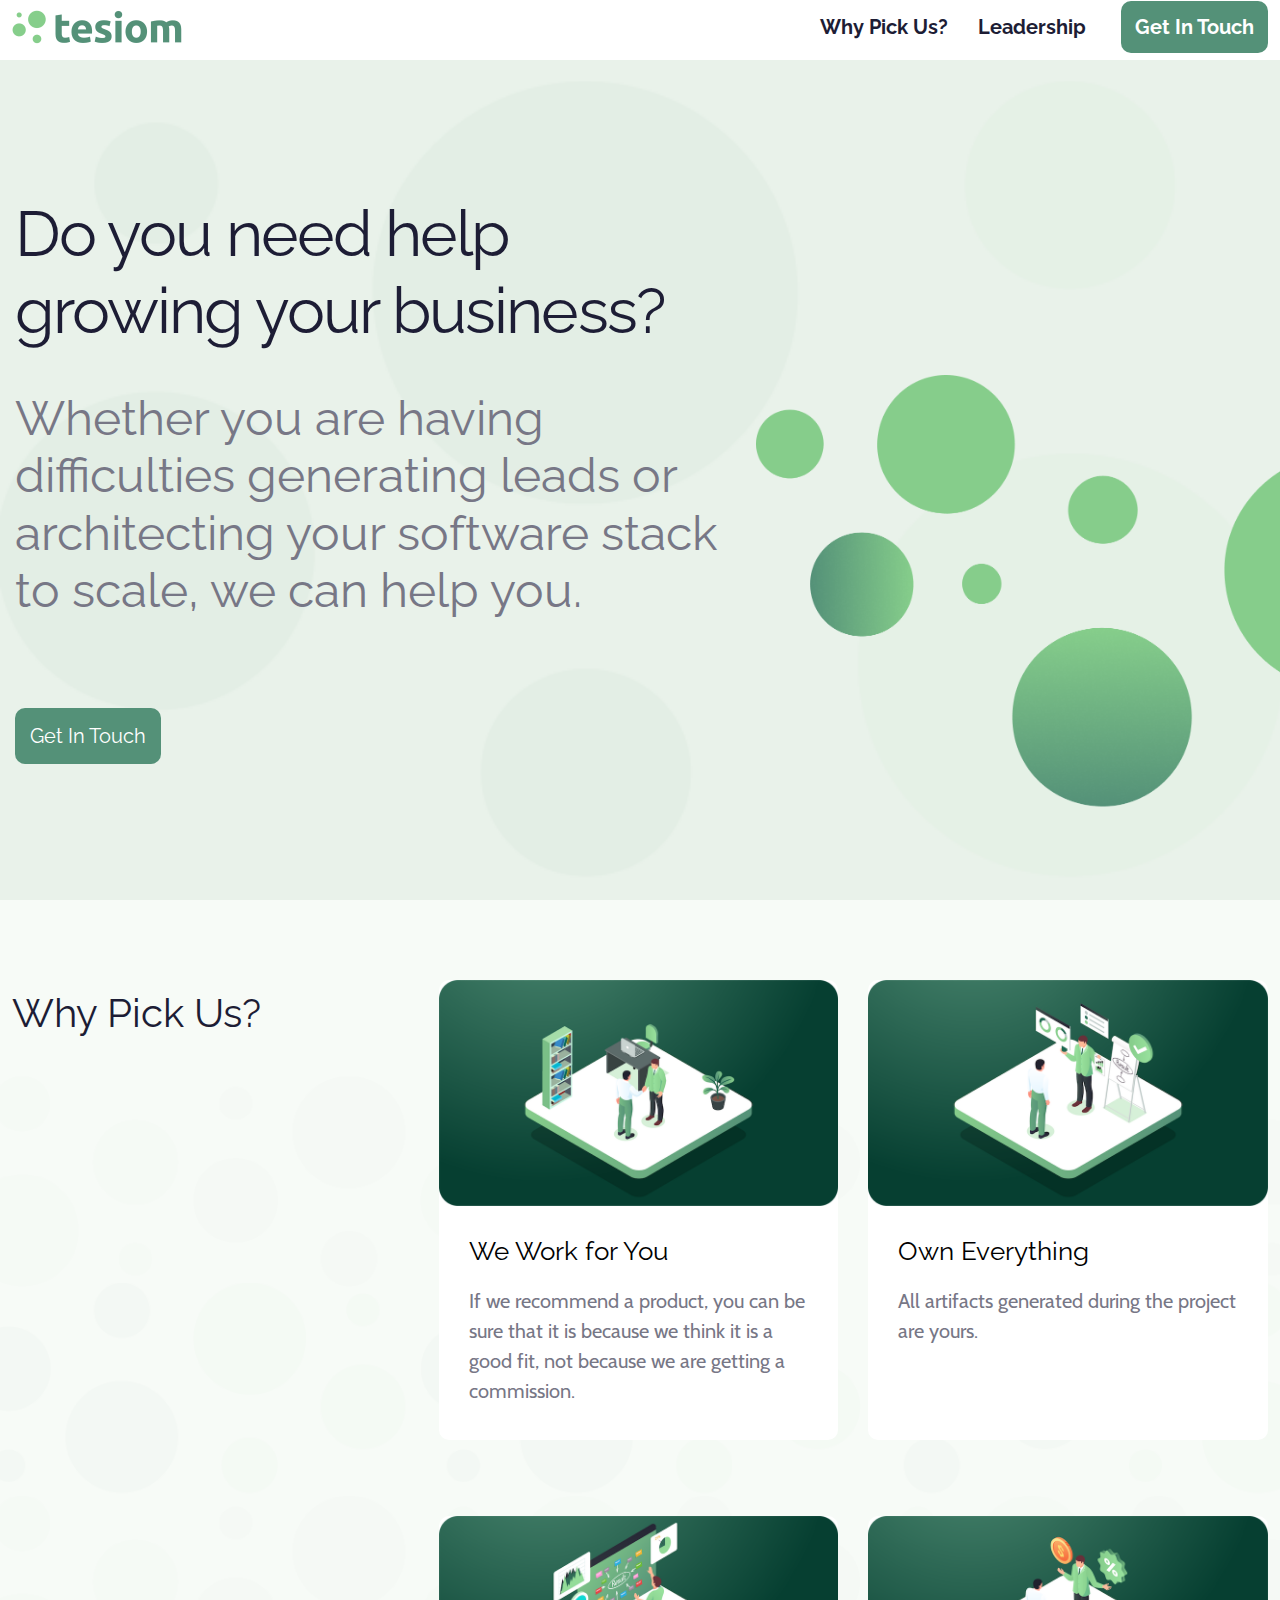
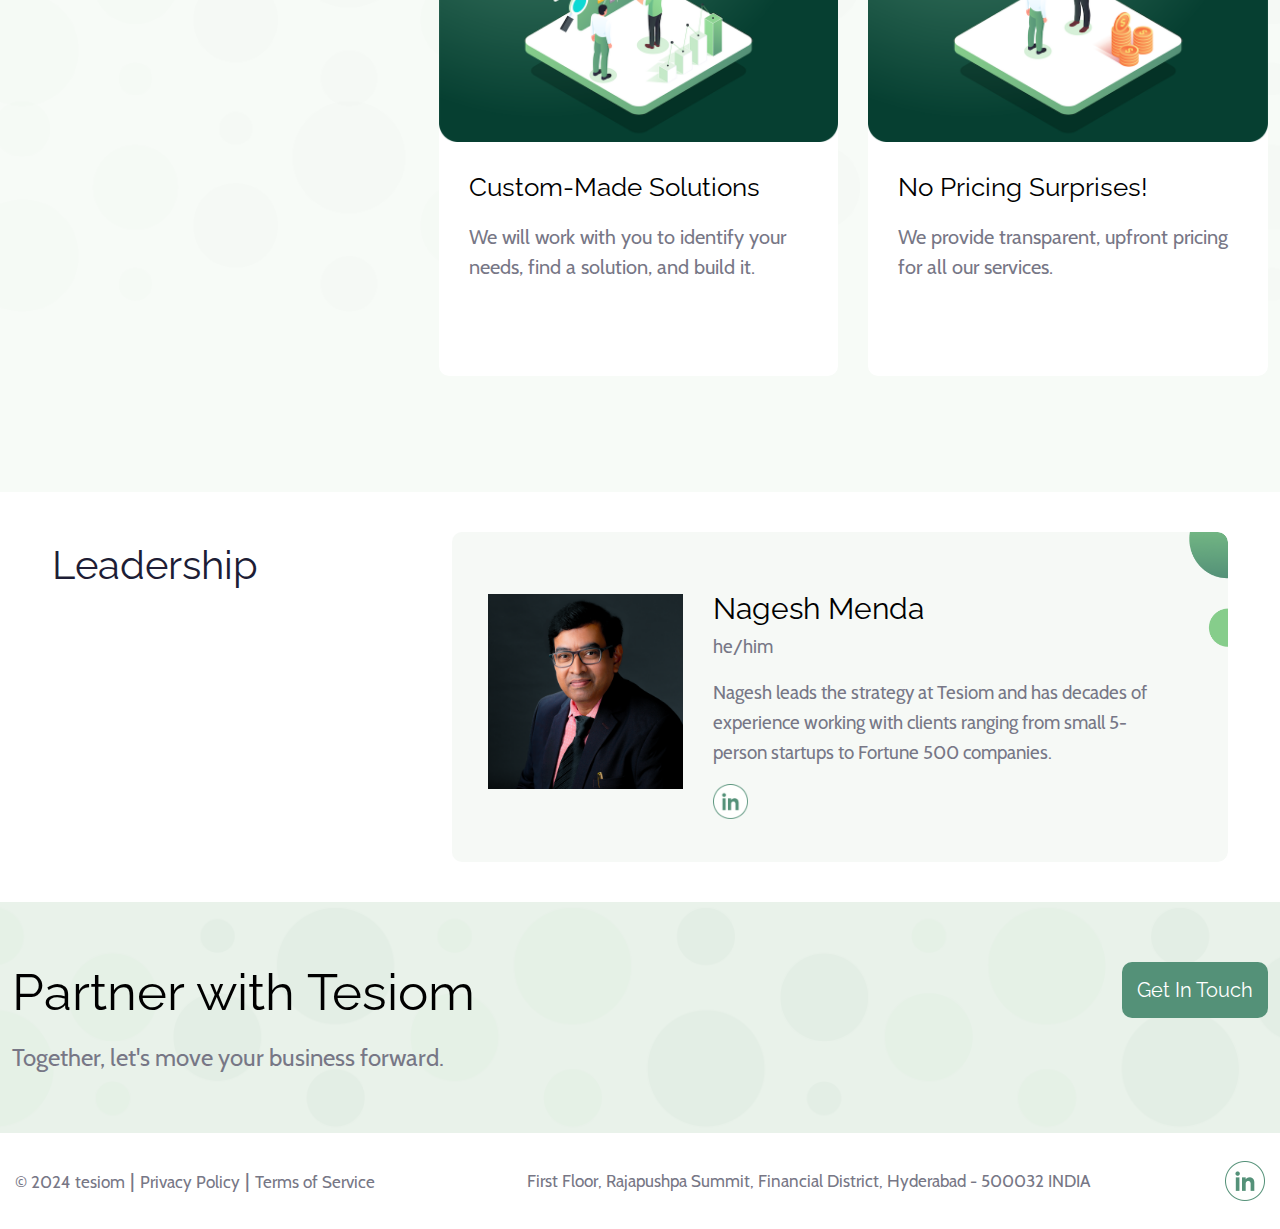
<file: index.html>
<!DOCTYPE html>
<html class="no-js theme-light" lang="en" dir="ltr">
  <head>
    <title>Tesiom</title>
    <meta http-equiv="X-UA-Compatible" content="IE=edge" />
    <meta http-equiv="Content-Type" content="text/html; charset=utf-8" />
    <meta
      name="viewport"
      content="width=device-width, initial-scale=1, shrink-to-fit=no"
    />
    <meta name="robots" content="index, follow" />
    <meta name="allow-search" content="yes" />
    <meta charset="utf-8" />
    <meta http-equiv="x-ua-compatible" content="ie=edge" />
    <meta name="viewport" content="width=device-width, initial-scale=1.0" />
    <!-- favicon -->
    <link rel="icon" type="image/png" href="/assets/logos/logo-square.png" />
    <!-- stylesheet -->
    <link
      rel="stylesheet"
      type="text/css"
      href="/3rdparty/bootstrap.min.css"
    />
    <link rel="stylesheet" href="/css/custom.css" />
  </head>
  <body>
    <header class="header-main">
      <div class="container">
        <nav class="navbar navbar-expand-lg d-flex justify-content-between">
          <div>
            <a class="navbar-brand" href="#"><img src="/assets/logos/logo.png" /></a>
          </div>
          <div>
            <div class="collapse navbar-collapse">
              <ul class="navbar-nav">
                <li class="nav-item active">
                  <a class="nav-link" href="#why-pick-us">Why Pick Us?</a>
                </li>
                <li class="nav-item">
                  <a class="nav-link" href="#leadership">Leadership</a>
                </li>
                <li class="nav-item">
                  <a href="mailto:hello@tesiom.com" class="get-in-touch">Get In Touch</a>
                </li>
              </ul>
            </div>
          </div>
        </nav>
      </div>
    </header>
    <section class="home-top">
      <div class="container">
        <div class="row">
          <div class="home-top-con">
            <div class="home-top-con-left">
              <h1>Do you need help growing your business?</h1>
              <h3>
                Whether you are having difficulties generating leads or
                architecting your software stack to scale, we can help you.
              </h3>
              <a href="mailto:hello@tesiom.com" class="btn get-in-touch">Get In Touch</a>
            </div>
            <div class="home-top-con-right" id="module"></div>
          </div>
        </div>
      </div>
    </section>
    <section class="pick-main">
      <div class="container">
        <div class="row">
          <div class="col-lg-4 col-md-12 col-sm-12">
            <h2 id="why-pick-us">Why Pick Us?</h2>
          </div>
          <div class="col-lg-8 col-md-12 col-sm-12 pick-right-con">
            <div class="row">
              <div class="col-md-6 col-sm-12">
                <div class="pick-box-main">
                  <div class="pick-img">
                    <img src="/assets/illustrations/pick1.png" />
                  </div>
                  <div class="pick-con">
                    <h4>We Work for You</h4>
                    <p>
                      If we recommend a product, you can be sure that it is because we think it is a good fit, not because we are getting a commission.
                    </p>
                  </div>
                </div>
              </div>
              <div class="col-md-6 col-sm-12">
                <div class="pick-box-main">
                  <div class="pick-img">
                    <img src="/assets/illustrations/pick2.png" />
                  </div>
                  <div class="pick-con">
                    <h4>Own Everything</h4>
                    <p>
                      All artifacts generated during the project are yours.
                    </p>
                  </div>
                </div>
              </div>
              <div class="col-md-6 col-sm-12">
                <div class="pick-box-main">
                  <div class="pick-img">
                    <img src="/assets/illustrations/pick3.png" />
                  </div>
                  <div class="pick-con">
                    <h4>Custom-Made Solutions</h4>
                    <p>
                      We will work with you to identify your needs, find a solution, and build it.
                    </p>
                  </div>
                </div>
              </div>
              <div class="col-md-6 col-sm-12">
                <div class="pick-box-main">
                  <div class="pick-img">
                    <img src="/assets/illustrations/pick4.png" />
                  </div>
                  <div class="pick-con">
                    <h4>No Pricing Surprises!</h4>
                    <p>
                      We provide transparent, upfront pricing for all our services.
                    </p>
                  </div>
                </div>
              </div>
            </div>
          </div>
        </div>
      </div>
    </section>
    <section class="leader-main">
      <div class="container">
        <div class="row">
          <div class="col-lg-4 col-md-12 col-sm-12">
            <h2 id="leadership">Leadership</h2>
          </div>
          <div class="col-lg-8 col-md-12 col-sm-12">
            <div class="leader-right-con">
              <div class="leader-box-con">
                <div class="leader-img">
                  <img src="/assets/profile/NageshProfileSmall.png" />
                </div>
                <div class="leader-con">
                  <h4>Nagesh Menda</h4>
                  <p class="pronouns">
                    <span>he/him</span>
                  </p>
                  <p class="disc">
                    Nagesh leads the strategy at Tesiom and has decades of
                    experience working with clients ranging from small 5-person
                    startups to Fortune 500 companies.
                  </p>
                  <a href="https://www.linkedin.com/in/nagesh-menda-017a388"><img style="height: 35px;" src="/assets/social/linkdin.png" /></a>
                </div>
              </div>
            </div>
          </div>
        </div>
      </div>
    </section>
    <section class="partner-main">
      <div class="container">
          <div class="d-flex justify-content-between">
            <div class="partner-left-con align-middle">
              <div class="partner-box-con">
                <h2>Partner with Tesiom</h2>
                <p>
                  Together, let's move your business forward.
                </p>
              </div>
            </div>
            <div class="align-middle">
              <a href="mailto:hello@tesiom.com" class="btn get-in-touch">Get In Touch</a>
            </div>
          </div>
        </div>
      </div>
    </section>
    <footer class="footer">
      <div class="container">
        <div class="row">
          <div class="footer-con">
            <ul>
              <li><span>© 2024 tesiom</span></li>
              |
              <li><a href="/assets/legal/PrivacyPolicy.html">Privacy Policy</a></li>
              |
              <li><a href="/assets/legal/TermsOfService.html">Terms of Service</a></li>
            </ul>
            <span class="add">
              First Floor, Rajapushpa Summit, Financial District, Hyderabad - 500032 INDIA
              </span>
            <div class="f-social">
              <a href="https://www.linkedin.com/company/tesiom/"><img src="/assets/social/linkdin.png" /></a>
            </div>
          </div>
        </div>
      </div>
    </footer>
  </body>
</html>
</file>
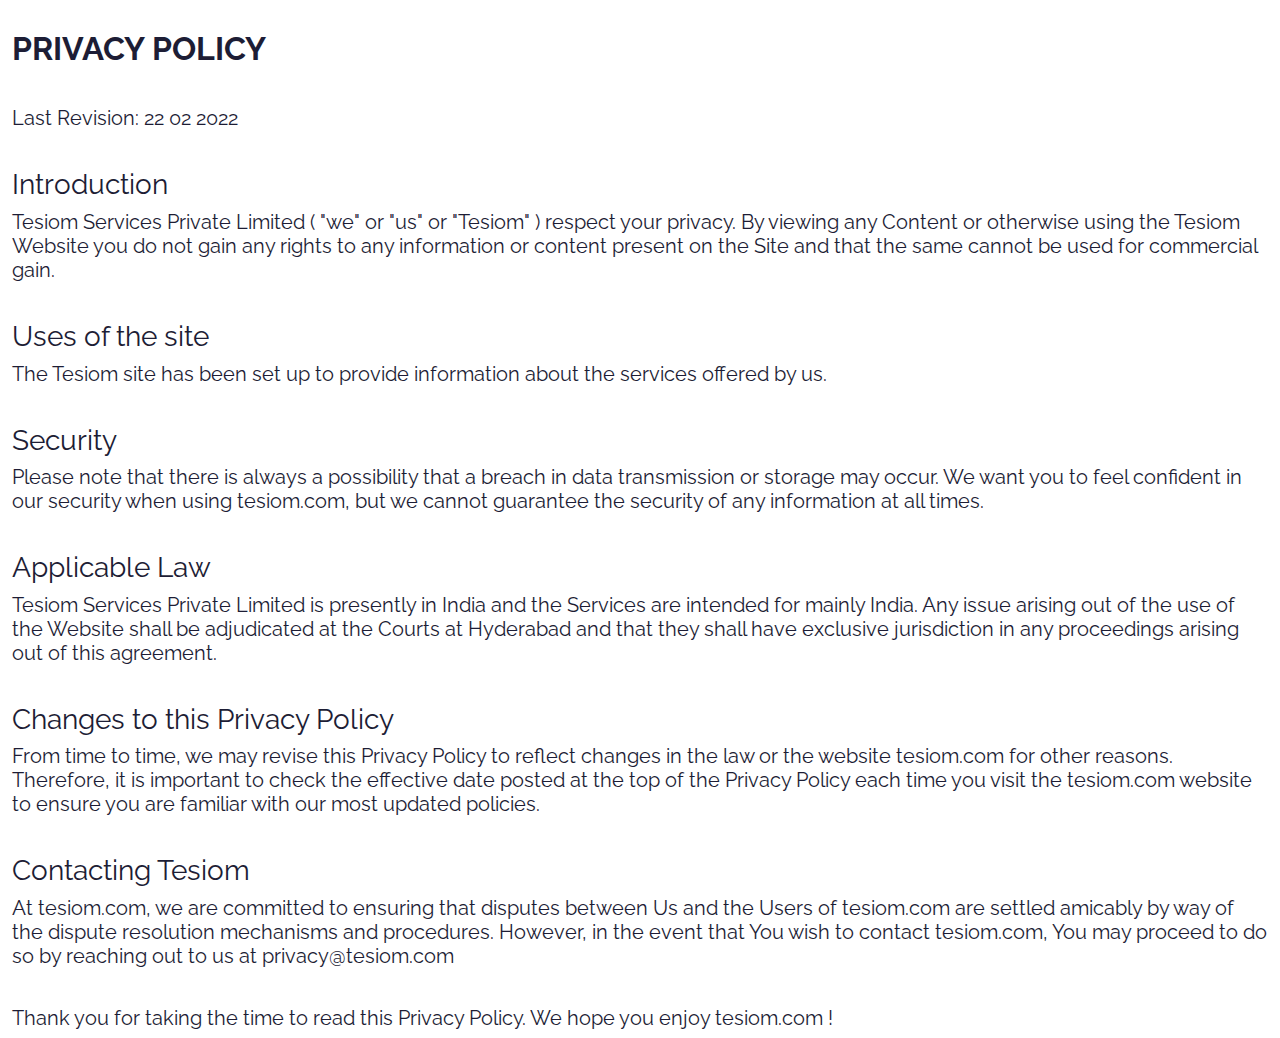
<file: assets/legal/PrivacyPolicy.html>
<!DOCTYPE html>
<html class="no-js theme-light" lang="en" dir="ltr">

<head>
  <title>PrivacyPolicy</title>
  <link rel="icon" type="image/png" href="/assets/logos/logo-square.png" />
  <link rel="stylesheet" type="text/css" href="/3rdparty/bootstrap.min.css" />
  <link rel="stylesheet" href="/css/custom.css" />
</head>

<body>
    <div class="container">
      <br>
      <h2><strong>PRIVACY POLICY</strong></h2>
      <br>
      <h5>
        Last Revision: 22 02 2022
      </h5>
      <br>
      <h3>Introduction</h3>
      <h5>
        Tesiom Services Private Limited ( "we" or "us" or "Tesiom" ) respect your privacy. By viewing any Content or
        otherwise using the Tesiom Website you do not gain any rights to any information or content present on the Site
        and that the same cannot be used for commercial gain.
      </h5>

      <br>
      <h3>Uses of the site</h3>
      <h5>
        The Tesiom site has been set up to provide information about the services offered by us.
      </h5>

      <br>
      <h3>Security</h3>
      <h5>
        Please note that there is always a possibility that a breach in data transmission or storage may occur. We want
        you to feel confident in our security when using tesiom.com, but we cannot guarantee the security of any
        information at all times.
      </h5>

      <br>
      <h3>Applicable Law</h3>
      <h5>
        Tesiom Services Private Limited is presently in India and the Services are intended for mainly India. Any issue
        arising out of the use of the Website shall be adjudicated at the Courts at Hyderabad and that they shall have
        exclusive jurisdiction in any proceedings arising out of this agreement.
      </h5>

      <br>
      <h3>Changes to this Privacy Policy</h3>
      <h5>
        From time to time, we may revise this Privacy Policy to reflect changes in the law or the website tesiom.com for
        other reasons. Therefore, it is important to check the effective date posted at the top of the Privacy Policy
        each time you visit the tesiom.com website to ensure you are familiar with our most updated policies.
      </h5>

      <br>
      <h3>Contacting Tesiom</h3>
      <h5>
        At tesiom.com, we are committed to ensuring that disputes between Us and the Users of tesiom.com are settled
        amicably by way of the dispute resolution mechanisms and procedures. However, in the event that You wish to
        contact tesiom.com, You may proceed to do so by reaching out to us at privacy@tesiom.com
      </h5>
      <br>
      <h5>
        Thank you for taking the time to read this Privacy Policy. We hope you enjoy tesiom.com !
      </h5>
    </div>
</body>

</html>
</file>
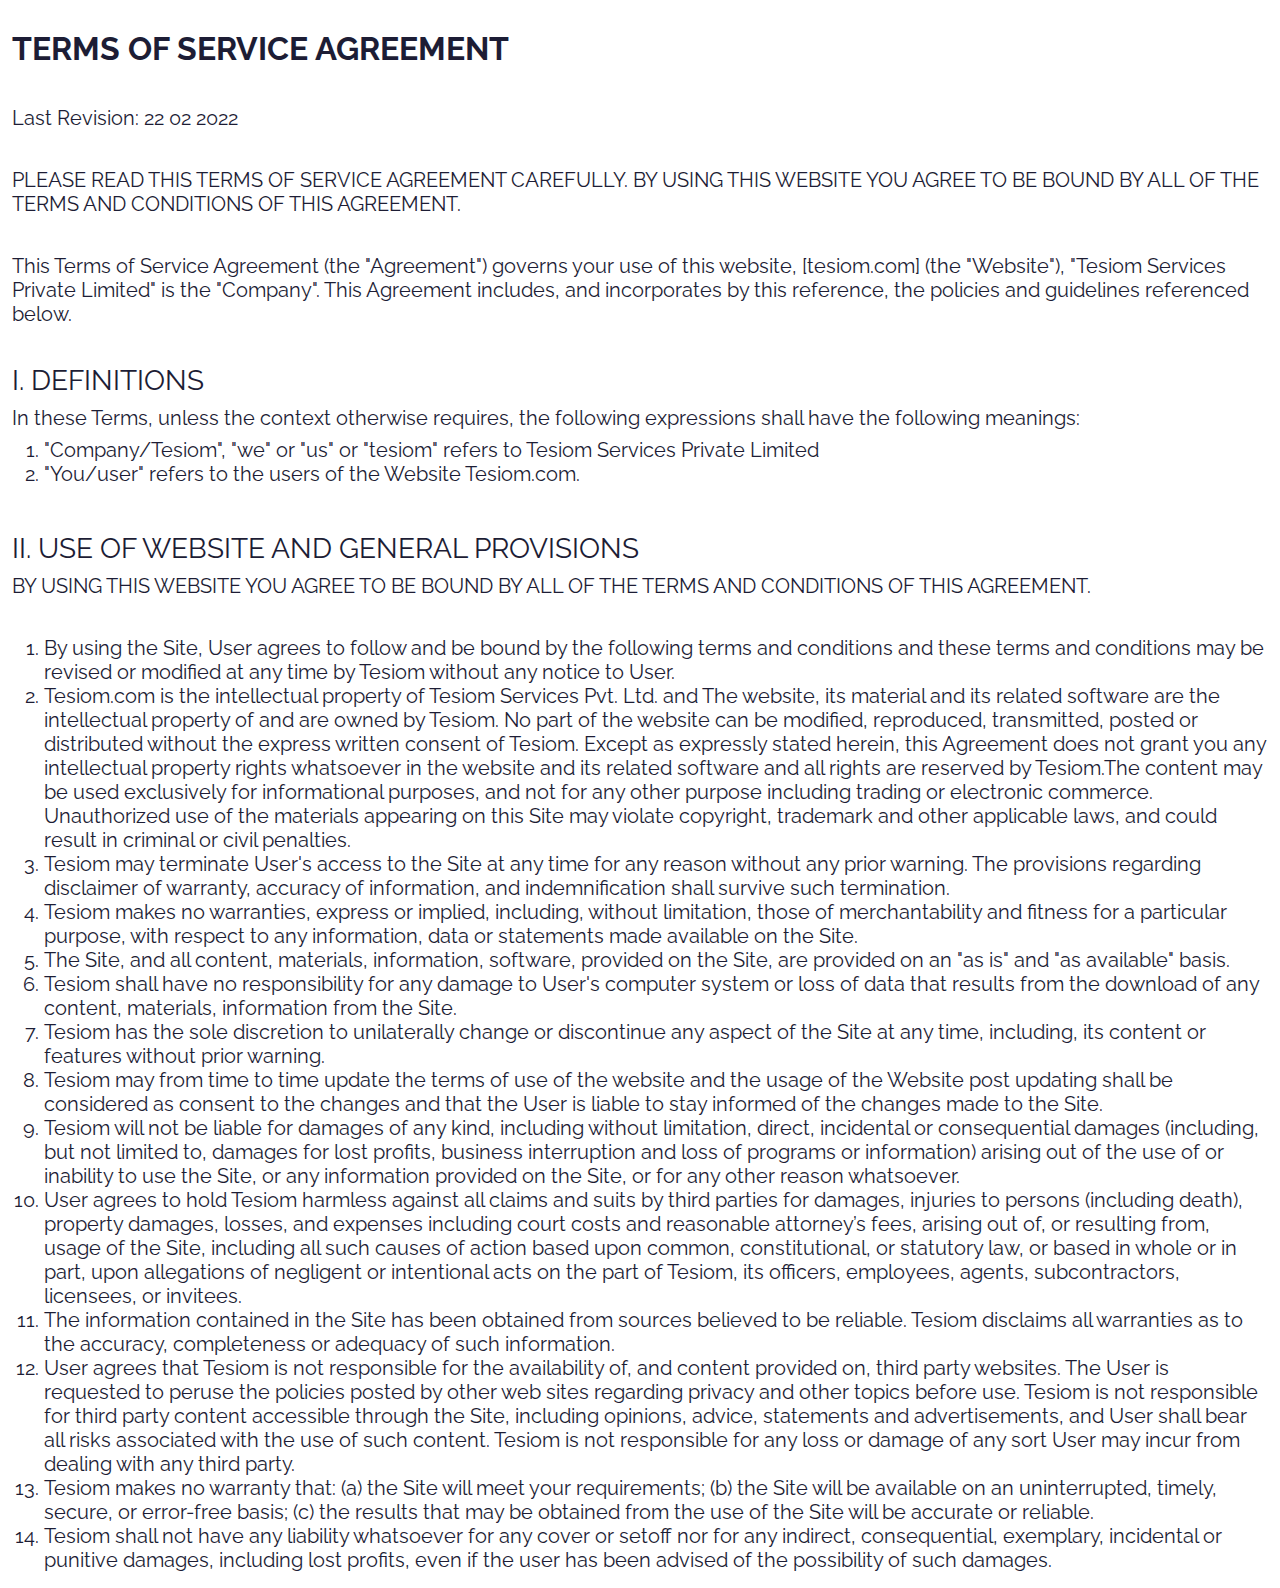
<file: assets/legal/TermsOfService.html>
<!DOCTYPE html>
<html class="no-js theme-light" lang="en" dir="ltr">

<head>
  <title>Terms Of Service</title>
  <link rel="icon" type="image/png" href="/assets/logos/logo-square.png" />
  <link rel="stylesheet" type="text/css" href="/3rdparty/bootstrap.min.css" />
  <link rel="stylesheet" href="/css/custom.css" />
</head>

<body>
    <div class="container">
      <br>
      <h2><strong>TERMS OF SERVICE AGREEMENT</strong></h2>
      <br>
      <h5>
        Last Revision: 22 02 2022
      </h5>
      <br>

      <h5>
        PLEASE READ THIS TERMS OF SERVICE AGREEMENT CAREFULLY. BY USING THIS WEBSITE YOU AGREE TO BE BOUND BY ALL OF THE
        TERMS AND CONDITIONS OF THIS AGREEMENT.
      </h5>
      <br>

      <h5>
        This Terms of Service Agreement (the "Agreement") governs your use of this website, [tesiom.com] (the
        "Website"), "Tesiom Services Private Limited" is the "Company". This Agreement includes, and incorporates by
        this reference, the policies and guidelines referenced below.
      </h5>
      <br>

      <h3>I. DEFINITIONS</h3>
      <h5>
        In these Terms, unless the context otherwise requires, the following expressions shall have the following
        meanings:
      </h5>
      <h5>
        <OL>
          <LI>"Company/Tesiom", "we" or "us" or "tesiom" refers to Tesiom Services Private Limited
          <LI>"You/user" refers to the users of the Website Tesiom.com.
        </OL>
      </h5>
      <br>

      <h3>II. USE OF WEBSITE AND GENERAL PROVISIONS</h3>
      <h5>
        BY USING THIS WEBSITE YOU AGREE TO BE BOUND BY ALL OF THE TERMS AND CONDITIONS OF THIS AGREEMENT.
      </h5>
      <br>

      <h5>
        <OL>
          <LI>By using the Site, User agrees to follow and be bound by the following terms and conditions and these
            terms and conditions may be revised or modified at any time by Tesiom without any notice to User.

          <LI>Tesiom.com is the intellectual property of Tesiom Services Pvt. Ltd. and The website, its material and its
            related software are the intellectual property of and are owned by Tesiom. No part of the website can be
            modified, reproduced, transmitted, posted or distributed without the express written consent of Tesiom.
            Except as expressly stated herein, this Agreement does not grant you any intellectual property rights
            whatsoever in the website and its related software and all rights are reserved by Tesiom.The content may be
            used exclusively for informational purposes, and not for any other purpose including trading or electronic
            commerce. Unauthorized use of the materials appearing on this Site may violate copyright, trademark and
            other applicable laws, and could result in criminal or civil penalties.
          <LI>Tesiom may terminate User's access to the Site at any time for any reason without any prior warning. The
            provisions regarding disclaimer of warranty, accuracy of information, and indemnification shall survive such
            termination.
          <LI>Tesiom makes no warranties, express or implied, including, without limitation, those of merchantability
            and fitness for a particular purpose, with respect to any information, data or statements made available on
            the Site.
          <LI>The Site, and all content, materials, information, software, provided on the Site, are provided on an "as
            is" and "as available" basis.
          <LI>Tesiom shall have no responsibility for any damage to User's computer system or loss of data that results
            from the download of any content, materials, information from the Site.
          <LI>Tesiom has the sole discretion to unilaterally change or discontinue any aspect of the Site at any time,
            including, its content or features without prior warning.
          <LI>Tesiom may from time to time update the terms of use of the website and the usage of the Website post
            updating shall be considered as consent to the changes and that the User is liable to stay informed of the
            changes made to the Site.
          <LI>Tesiom will not be liable for damages of any kind, including without limitation, direct, incidental or
            consequential damages (including, but not limited to, damages for lost profits, business interruption and
            loss of programs or information) arising out of the use of or inability to use the Site, or any information
            provided on the Site, or for any other reason whatsoever.
          <LI>User agrees to hold Tesiom harmless against all claims and suits by third parties for damages, injuries to
            persons (including death), property damages, losses, and expenses including court costs and reasonable
            attorney’s fees, arising out of, or resulting from, usage of the Site, including all such causes of action
            based upon common, constitutional, or statutory law, or based in whole or in part, upon allegations of
            negligent or intentional acts on the part of Tesiom, its officers, employees, agents, subcontractors,
            licensees, or invitees.
          <LI>The information contained in the Site has been obtained from sources believed to be reliable. Tesiom
            disclaims all warranties as to the accuracy, completeness or adequacy of such information.
          <LI>User agrees that Tesiom is not responsible for the availability of, and content provided on, third party
            websites. The User is requested to peruse the policies posted by other web sites regarding privacy and other
            topics before use. Tesiom is not responsible for third party content accessible through the Site, including
            opinions, advice, statements and advertisements, and User shall bear all risks associated with the use of
            such content. Tesiom is not responsible for any loss or damage of any sort User may incur from dealing with
            any third party.
          <LI>Tesiom makes no warranty that: (a) the Site will meet your requirements; (b) the Site will be available on
            an uninterrupted, timely, secure, or error-free basis; (c) the results that may be obtained from the use of
            the Site will be accurate or reliable.
          <LI>Tesiom shall not have any liability whatsoever for any cover or setoff nor for any indirect,
            consequential, exemplary, incidental or punitive damages, including lost profits, even if the user has been
            advised of the possibility of such damages.
        </OL>
      </h5>

    </div>
</body>

</html>
</file>
<file: css/custom.css>
* {
  outline: none !important;
}
a {
  outline: 0;
  color: rgba(36, 61, 145, 0.88);
  text-decoration: underline;
}
.btn,
.btn:focus,
a:focus {
  outline: 0;
}
body {
  text-indent: 0;
  font-family: "Cabin", sans-serif;
  font-size: 20px;
  color: #1d1d35;
  line-height: 30px;
  margin: 0;
  scroll-behavior: smooth;
}
body {
  -moz-osx-font-smoothing: grayscale;
}
h1,
h2,
h3,
h4,
h5,
h6 {
  font-family: "Raleway", sans-serif;
}
html {
  scroll-behavior: smooth;
}
img {
  max-width: 100%;
  max-height: 100%;
  width: auto;
  height: auto;
}
.container {
  width: 1320px;
  max-width: 100%;
}

/*========header-main=========*/
.header-main {
  display: inline-block;
  width: 100%;
  vertical-align: top;
  height: 60px;
  padding: 10px 0;
}
.header-main .navbar {
  background: none;
  border: none;
  border-radius: 0;
  padding: 0;
}
.header-main .navbar .navbar-brand img {
  height: 34px;
}
.header-main .navbar .navbar-brand {
  padding: 0;
}
.header-main .navbar .navbar-nav {
  width: 75%;
  width: auto;
  justify-content: flex-end;
}
.navbar-nav {
  font-family: "Raleway";
  font-weight: bold;
  font-size: 1em;
  line-height: 30px;
}
a {
  text-decoration: none !important;
}
.header-main .navbar .navbar-nav .nav-link {
  padding: 0 15px;
  color: #1d1d35;
}
.header-main .navbar .navbar-nav .nav-link:hover {
  color: #549178;
}
.navbar .get-in-touch {
  background: #549178;
  border-radius: 10px;
  color: #fff !important;
  padding: 0.7em 0.7em !important;
  margin-left: 20px;
}
.get-in-touch:hover {
  background: #86ce8b !important;
}
.home-top {
  display: inline-block;
  width: 100%;
  vertical-align: top;
  height: calc(100vh - 60px);
  background: url(../assets/partner-bg.png);
  background-repeat: no-repeat;
  background-size: cover;
  position: relative;
  overflow: hidden;
}
.home-top-con-right {
  display: inline-block;
  width: 40%;
  vertical-align: top;
  height: 70%;
  background: url(../assets/top-bg-circle.png);
  background-repeat: no-repeat;
  background-size: cover;
  background-position: left top;
  position: absolute;
  right: -50px;
  bottom: 0;
}
.home-top-con {
  display: inline-block;
  width: 100%;
  vertical-align: top;
  padding: 0 15px;
}
.home-top-con-left {
  display: inline-block;
  width: 727px;
  max-width: 100%;
}
.home-top .row {
  height: calc(100vh - 60px);
  align-items: center;
}
.home-top .home-top-con-left .btn {
  font-family: "Raleway";
  font-size: 1em;
  background: #549178;
  border-radius: 10px;
  color: #fff !important;
  padding: 0.6em 0.7em !important;
  margin-top: 4em;
}
.home-top .home-top-con-left .btn:hover {
  background: #549178;
}
.home-top .home-top-con-left .btn img {
  margin: 0 0 0 20px;
  height: 15px;
}
.home-top .home-top-con-left h1 {
  font-size: 48pt;
  letter-spacing: -0.03em;
  color: #1d1d35;
  margin: 0 0 40px;
}
.home-top .home-top-con-left h3 {
  font-size: 36pt;
  color: #777786;
}
.pick-main {
  display: inline-block;
  width: 100%;
  vertical-align: top;
  padding: 60pt 0 30pt;
  background: url(../assets/pick-bg.png);
  background-size: cover;
  background-repeat: no-repeat;
  background-position: center;
}
.pick-main .pick-right-con .row {
  margin: 0 -30px;
}
.pick-main .pick-right-con .col-md-6 {
  padding: 0 30px;
}
.pick-img {
  margin: 0 0;
}
.pick-box-main {
  background: #fff;
  border-radius: 10px;
  min-height: 460px;
  margin: 0 0 76px;
}
.leader-box-con:hover, .pick-box-main:hover {
  box-shadow: 0 10pt 30pt rgba(0, 0, 0, 0.10);
}
.pick-con {
  padding: 30px;
}
.pick-con h4 {
  font-size: 26px;
  line-height: 30px;
  color: #000000;
  margin: 0 0 20px;
}
.pick-con p {
  font-size: 20px;
  line-height: 30px;
  margin: 0;
  color: #777786;
}
.pick-main h2 {
  font-size: 40px;
  line-height: 66px;
  color: #1d1d35;
  margin: 0 0 20px;
}
.leader-main {
  display: inline-block;
  width: 100%;
  vertical-align: top;
  padding: 30pt 30pt;
}
.leader-main h2 {
  font-size: 40px;
  line-height: 66px;
  color: #1d1d35;
  margin: 0 0 20px;
}
.leader-box-con {
  display: inline-flex;
  width: 100%;
  vertical-align: top;
  background: url(../assets/leader-bg.png);
  background-size: cover;
  background-repeat: no-repeat;
  background-position: right top;
  padding: 62px 60px 43px 36px;
  border-radius: 10px;
}
.leader-img {
  margin: 0 30px 0 0;
}
.he-him {
  display: inline-flex;
  width: 100%;
  justify-content: space-between;
  align-items: center;
}
.he-him a {
  width: 46px;
  height: 46px;
  display: flex;
  align-items: center;
  justify-content: center;
  text-decoration: none;
  font-size: 18px;
  color: #549178;
  background: #fff;
  border-radius: 30px;
  box-shadow: 0px 4px 4px rgba(0, 0, 0, 0.05);
}
.partner-main {
  display: inline-block;
  width: 100%;
  vertical-align: top;
  background: url(../assets/partner-bg.png);
  background-size: cover;
  background-repeat: no-repeat;
  background-position: center;
  padding: 60px 0;
}
.partner-main .btn {
  font-family: "Raleway";
  font-size: 1em;
  line-height: 30px;
  background: #549178;
  border-radius: 10px;
  color: #fff !important;
  padding: 0.6em 0.7em !important;
}
.partner-main .btn:hover {
  background: #86ce8b;
}
.partner-main .btn img {
  margin: 0 0 0 20px;
  height: 15px;
}
.partner-main .row {
  align-items: center;
}
.partner-main h2 {
  font-size: 38pt;
  line-height: 61px;
  color: #000000;
  margin: 0 0 20px;
}
.partner-main p {
  font-size: 24px;
  line-height: 30px;
  color: #777786;
  margin: 0;
}
.footer {
  display: inline-block;
  width: 100%;
  vertical-align: top;
  padding: 28px 0;
}
.footer-con {
  display: flex;
  align-items: center;
  justify-content: space-between;
  width: 100%;
  padding: 0 15px;
}
.footer-con .f-social a img {
  height: 40px;
}
.footer-con .f-social a {
  margin: 0 0 0 3px;
}
.footer-con ul {
  margin: 0 20px 0 0;
  padding: 0;
  color: #777786;
}
.footer-con ul li {
  display: inline-block;
  list-style: none;
  margin: 0 0px;
}
.footer-con ul li a {
  font-size: 18px;
  line-height: 30px;
  text-decoration: none;
  color: #777786;
}
.footer-con ul li a:hover {
  color: #549178;
}
.footer-con span {
  font-size: 18px;
  line-height: 30px;
  text-decoration: none;
  color: #777786;
}
.leader-con h4 {
  font-size: 30px;
  line-height: 30px;
  color: #000000;
}
.f-logo {
  display: none;
}
.btn:focus {
  box-shadow: none;
  outline: none;
}

.disc, .pronouns {
  color: #777786;
  font-size: 14pt;
}

@media only screen and (max-width: 3440px) {
}
@media only screen and (max-width: 2580px) {
}
@media only screen and (max-width: 1920px) {
}
@media only screen and (max-width: 1440px) {
  .home-top-con-right {
    display: inline-block;
    width: 664px;
    vertical-align: top;
    height: 525px;
  }
}
@media only screen and (max-width: 1366px) {
  .home-top-con-right {
    display: inline-block;
    width: 574px;
    vertical-align: top;
    height: 525px;
  }
}
@media only screen and (max-width: 1280px) {
  .pick-main .pick-right-con .row {
    margin: 0 -15px;
  }
  .pick-main .pick-right-con .col-md-6 {
    padding: 0 15px;
  }
  .footer-con ul li a,
  .footer-con span {
    font-size: 17px;
  }
}
@media only screen and (max-width: 1024px) {
  header,
  section,
  footer {
    padding-right: 10px !important;
    padding-left: 10px !important;
  }
  .home-top,
  .home-top .row {
    height: auto;
  }
  .home-top {
    padding-top: 100px;
  }
  .home-top-con {
    padding: 0 15px 545px;
  }
  .home-top-con-right {
    /*position: relative;*/
    width: 90%;
    right: 0;
    /*float: right;*/
    height: 445px;
    margin: 100px 0 0;
  }
  .pick-main h2 {
    margin: 0 0 60px;
  }
  .pick-main {
    padding: 80px 0 30px;
  }
  .pick-box-main {
    margin: 0 0 60px;
  }
  .leader-main {
    padding: 80px 0;
  }
  .partner-main h2 {
    font-size: 40px;
  }
  .footer-con {
    flex-wrap: wrap;
  }
  .add {
    order: 1;
    width: 100%;
  }
  .footer-con ul {
    order: 2;
    margin: 15px 0;
  }
  .f-social {
    order: 3;
  }
  .pick-main .pick-right-con .row {
    margin: 0 -15px;
  }
  .pick-main .pick-right-con .col-md-6 {
    padding: 0 15px;
  }
  .home-top .home-top-con-left h1 {
    font-size: 50px;
    line-height: 60px;
  }
  .home-top .home-top-con-left h3 {
    font-size: 40px;
    line-height: 50px;
  }
}
@media only screen and (max-width: 991px) {
  .navbar-toggler img {
    height: 14px;
  }
  .navbar-toggler {
    padding: 0;
  }
  .navbar-collapse {
    z-index: 999;
    background: #fff;
    padding: 15px;
  }
}
@media only screen and (max-width: 767px) {
  .header-main .navbar .navbar-brand img {
    height: 26px;
  }
  .home-top .home-top-con-left h1 {
    font-size: 45px;
    line-height: 60px;
    letter-spacing: -0.03em;
    color: #1d1d35;
    margin: 0 0 20px;
  }
  .home-top .home-top-con-left h3 {
    font-size: 35px;
    line-height: 45px;
    color: #777786;
    margin: 0 0 45px;
  }
  .home-top-con-right {
    /*position: relative;*/
    width: 87%;
    right: 0;
    /*float: right;*/
    height: 345px;
    margin: 100px 0 0;
  }
  .pick-main {
    padding: 80px 0 30px;
  }
  .pick-main .pick-right-con .row {
    margin: 0 -15px;
  }
  .pick-main .pick-right-con .col-md-6 {
    padding: 0 15px;
  }
  .pick-box-main {
    margin: 0 0 50px;
  }
  .pick-main h2 {
    margin: 0 0 69px;
  }
  .leader-main {
    padding: 70px 0 80px;
  }
  .leader-main h2 {
    margin: 0 0 76px;
  }
  .leader-box-con {
    background: url(../assets/leader-bg-mob.png);
    background-size: cover;
    background-repeat: no-repeat;
    background-position: right top;
    padding: 36px 36px 110px 36px;
    flex-wrap: wrap;
  }
  .leader-img img {
    width: 185px;
    margin: 0 0 40px;
  }
  .he-him {
    flex-wrap: wrap;
    justify-content: flex-start;
  }
  .leader-con h4 {
    margin: 0 0 10px;
  }
  .he-him a {
    margin: 38px 0;
  }
  .he-him span {
    display: inline-block;
    width: 100%;
  }
  .partner-main h2 {
    font-size: 38px;
    margin: 0 0 15px;
  }
  .partner-main p {
    text-align: left;
    margin: 0 0 40px;
  }
  .partner-main .text-right {
    text-align: center !important;
  }
  .f-logo {
    display: inline-block;
    width: 100%;
    vertical-align: top;
    margin: 0 0 15px;
  }
  .f-logo img {
    height: 34px;
  }
  .add {
    order: 1;
  }
  .footer-con {
    flex-wrap: wrap;
  }
  .f-social {
    order: 3;
  }
  .footer-con ul {
    order: 2;
    margin: 15px 0;
  }
  .footer {
    padding: 50px 0 30px;
  }
  .home-top-con {
    padding: 0 15px 445px;
  }
}
@media only screen and (max-width: 580px) {
}
@media only screen and (max-width: 390px) {
}

@font-face {
  font-family: "Cabin";
  font-style: normal;
  font-weight: normal;
  src: url("/3rdparty/fonts/Cabin-Regular.otf") format("opentype");
}
@font-face {
  font-family: "Cabin";
  font-style: italic;
  font-weight: normal;
  src: url("/3rdparty/fonts/Cabin-Italic.otf") format("opentype");
}
@font-face {
  font-family: "Cabin";
  font-style: normal;
  font-weight: bold;
  src: url("/3rdparty/fonts/Cabin-Bold.otf") format("opentype");
}

@font-face {
  font-family: "Raleway";
  font-style: normal;
  font-weight: normal;
  src: url("/3rdparty/fonts/Raleway-Regular.ttf") format("truetype");
}
@font-face {
  font-family: "Raleway";
  font-style: italic;
  font-weight: normal;
  src: url("/3rdparty/fonts/Raleway-Italic.ttf") format("truetype");
}
@font-face {
  font-family: "Raleway";
  font-style: normal;
  font-weight: bold;
  src: url("/3rdparty/fonts/Raleway-Bold.ttf") format("truetype");
}
</file>
